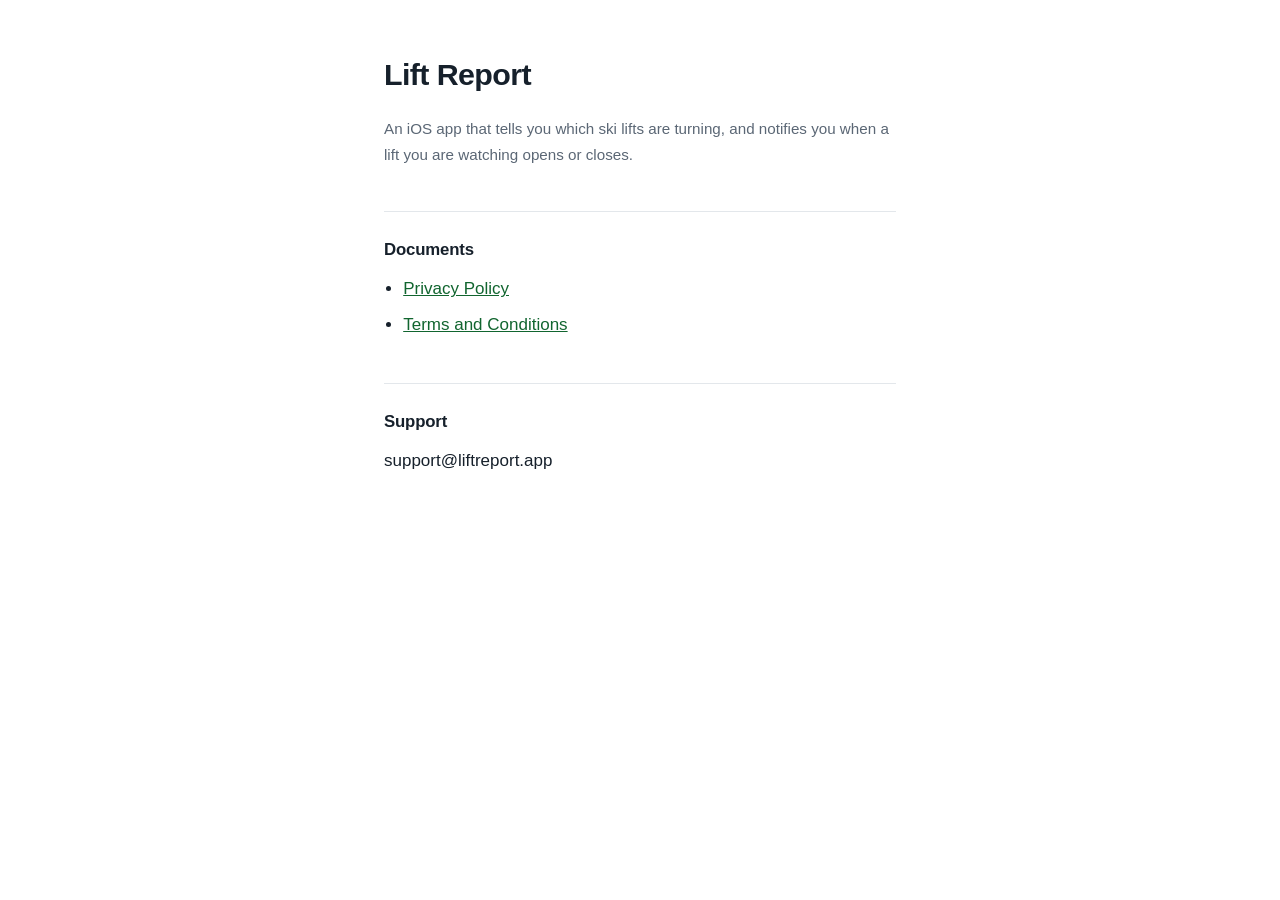
<file: index.html>
<!doctype html>
<html lang="en">
<head>
<meta charset="utf-8">
<meta name="viewport" content="width=device-width, initial-scale=1">
<title>Lift Report</title>
<link rel="stylesheet" href="style.css">
</head>
<body>
<main>
<h1>Lift Report</h1>
<p>An iOS app that tells you which ski lifts are turning, and notifies you when
a lift you are watching opens or closes.</p>
<h2>Documents</h2>
<ul>
<li><a href="privacy.html">Privacy Policy</a></li>
<li><a href="terms.html">Terms and Conditions</a></li>
</ul>
<h2>Support</h2>
<p>support@liftreport.app</p>
</main>
</body>
</html>
</file>
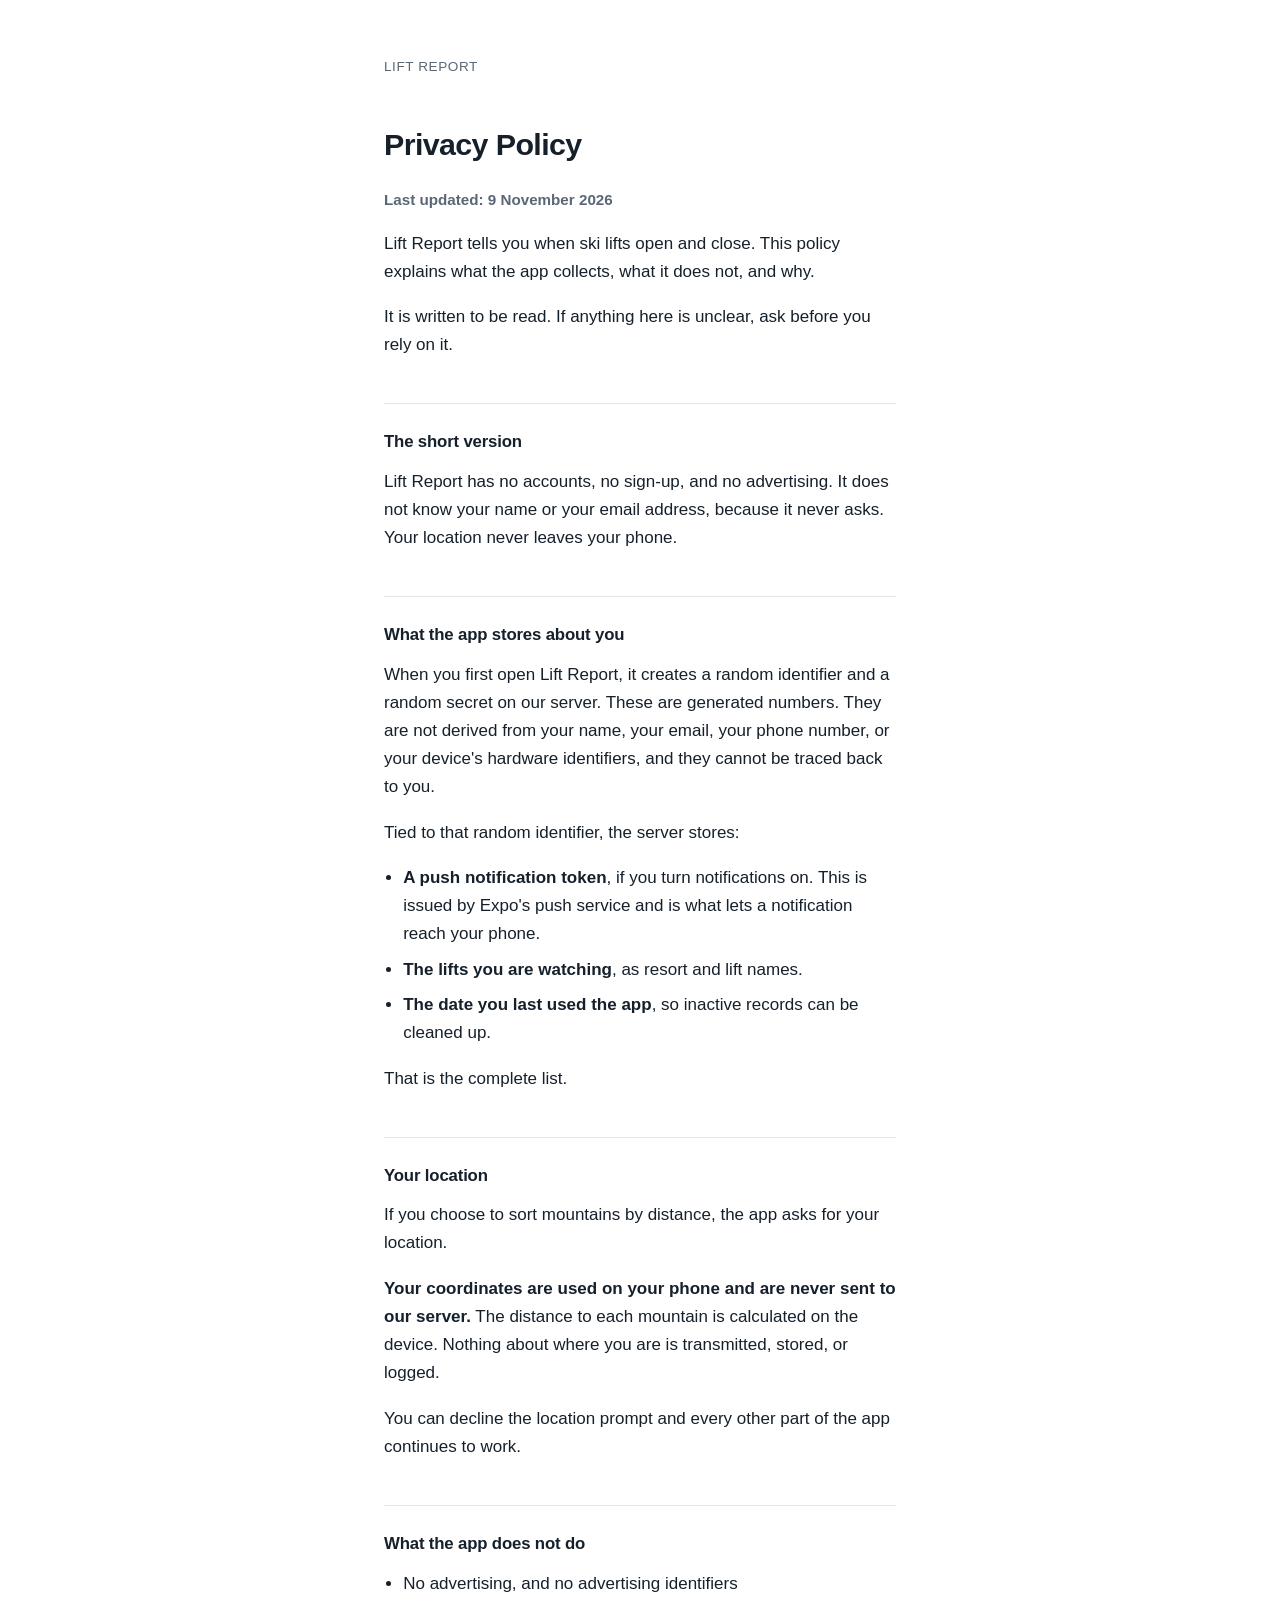
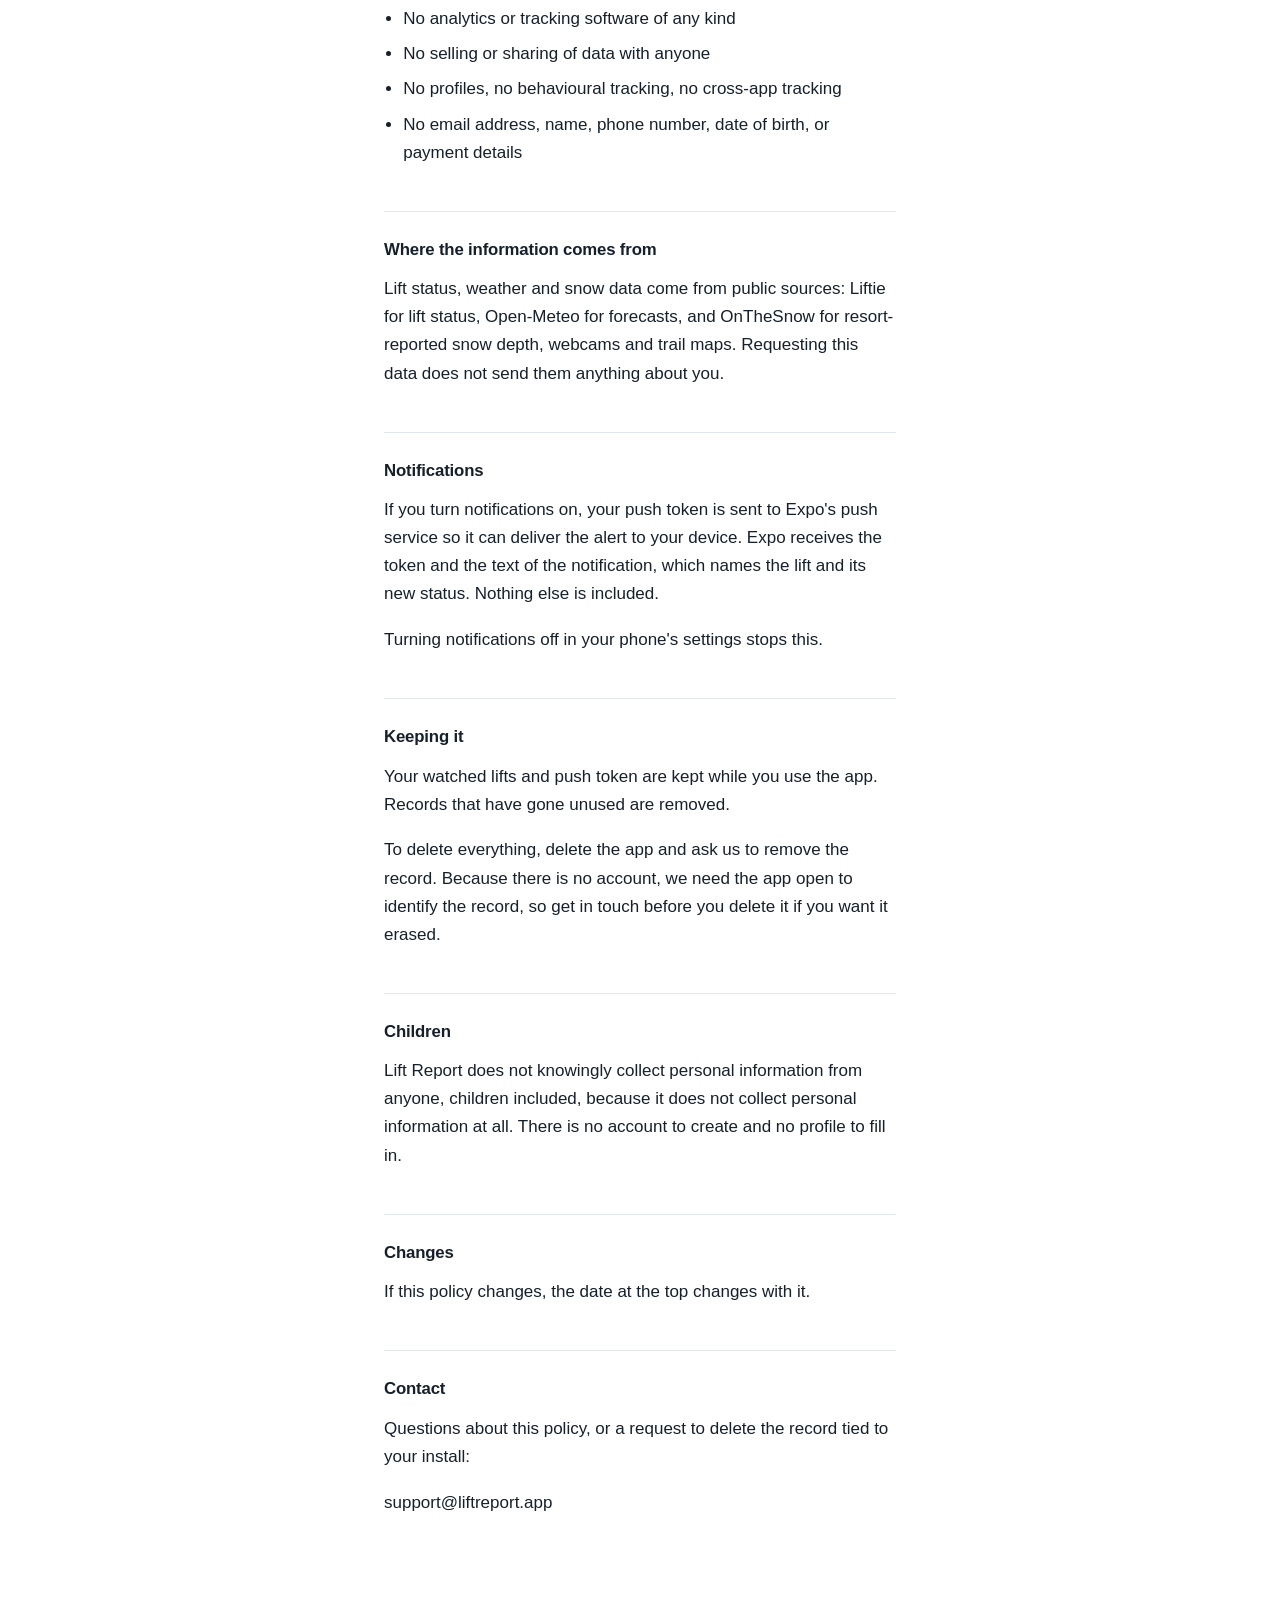
<file: privacy.html>
<!doctype html>
<html lang="en">
<head>
<meta charset="utf-8">
<meta name="viewport" content="width=device-width, initial-scale=1">
<title>Privacy Policy | Lift Report</title>
<link rel="stylesheet" href="style.css">
</head>
<body>
<main>
<p class="back"><a href="./">Lift Report</a></p>
<h1>Privacy Policy</h1>
<p><strong>Last updated: 9 November 2026</strong></p>
<p>Lift Report tells you when ski lifts open and close. This policy explains what the app collects, what it does not, and why.</p>
<p>It is written to be read. If anything here is unclear, ask before you rely on it.</p>
<h2>The short version</h2>
<p>Lift Report has no accounts, no sign-up, and no advertising. It does not know your name or your email address, because it never asks. Your location never leaves your phone.</p>
<h2>What the app stores about you</h2>
<p>When you first open Lift Report, it creates a random identifier and a random secret on our server. These are generated numbers. They are not derived from your name, your email, your phone number, or your device&#x27;s hardware identifiers, and they cannot be traced back to you.</p>
<p>Tied to that random identifier, the server stores:</p>
<ul>
<li><strong>A push notification token</strong>, if you turn notifications on. This is issued by Expo&#x27;s push service and is what lets a notification reach your phone.</li>
<li><strong>The lifts you are watching</strong>, as resort and lift names.</li>
<li><strong>The date you last used the app</strong>, so inactive records can be cleaned up.</li>
</ul>
<p>That is the complete list.</p>
<h2>Your location</h2>
<p>If you choose to sort mountains by distance, the app asks for your location.</p>
<p><strong>Your coordinates are used on your phone and are never sent to our server.</strong> The distance to each mountain is calculated on the device. Nothing about where you are is transmitted, stored, or logged.</p>
<p>You can decline the location prompt and every other part of the app continues to work.</p>
<h2>What the app does not do</h2>
<ul>
<li>No advertising, and no advertising identifiers</li>
<li>No analytics or tracking software of any kind</li>
<li>No selling or sharing of data with anyone</li>
<li>No profiles, no behavioural tracking, no cross-app tracking</li>
<li>No email address, name, phone number, date of birth, or payment details</li>
</ul>
<h2>Where the information comes from</h2>
<p>Lift status, weather and snow data come from public sources: Liftie for lift status, Open-Meteo for forecasts, and OnTheSnow for resort-reported snow depth, webcams and trail maps. Requesting this data does not send them anything about you.</p>
<h2>Notifications</h2>
<p>If you turn notifications on, your push token is sent to Expo&#x27;s push service so it can deliver the alert to your device. Expo receives the token and the text of the notification, which names the lift and its new status. Nothing else is included.</p>
<p>Turning notifications off in your phone&#x27;s settings stops this.</p>
<h2>Keeping it</h2>
<p>Your watched lifts and push token are kept while you use the app. Records that have gone unused are removed.</p>
<p>To delete everything, delete the app and ask us to remove the record. Because there is no account, we need the app open to identify the record, so get in touch before you delete it if you want it erased.</p>
<h2>Children</h2>
<p>Lift Report does not knowingly collect personal information from anyone, children included, because it does not collect personal information at all. There is no account to create and no profile to fill in.</p>
<h2>Changes</h2>
<p>If this policy changes, the date at the top changes with it.</p>
<h2>Contact</h2>
<p>Questions about this policy, or a request to delete the record tied to your install:</p>
<p>support@liftreport.app</p>
</main>
</body>
</html>
</file>
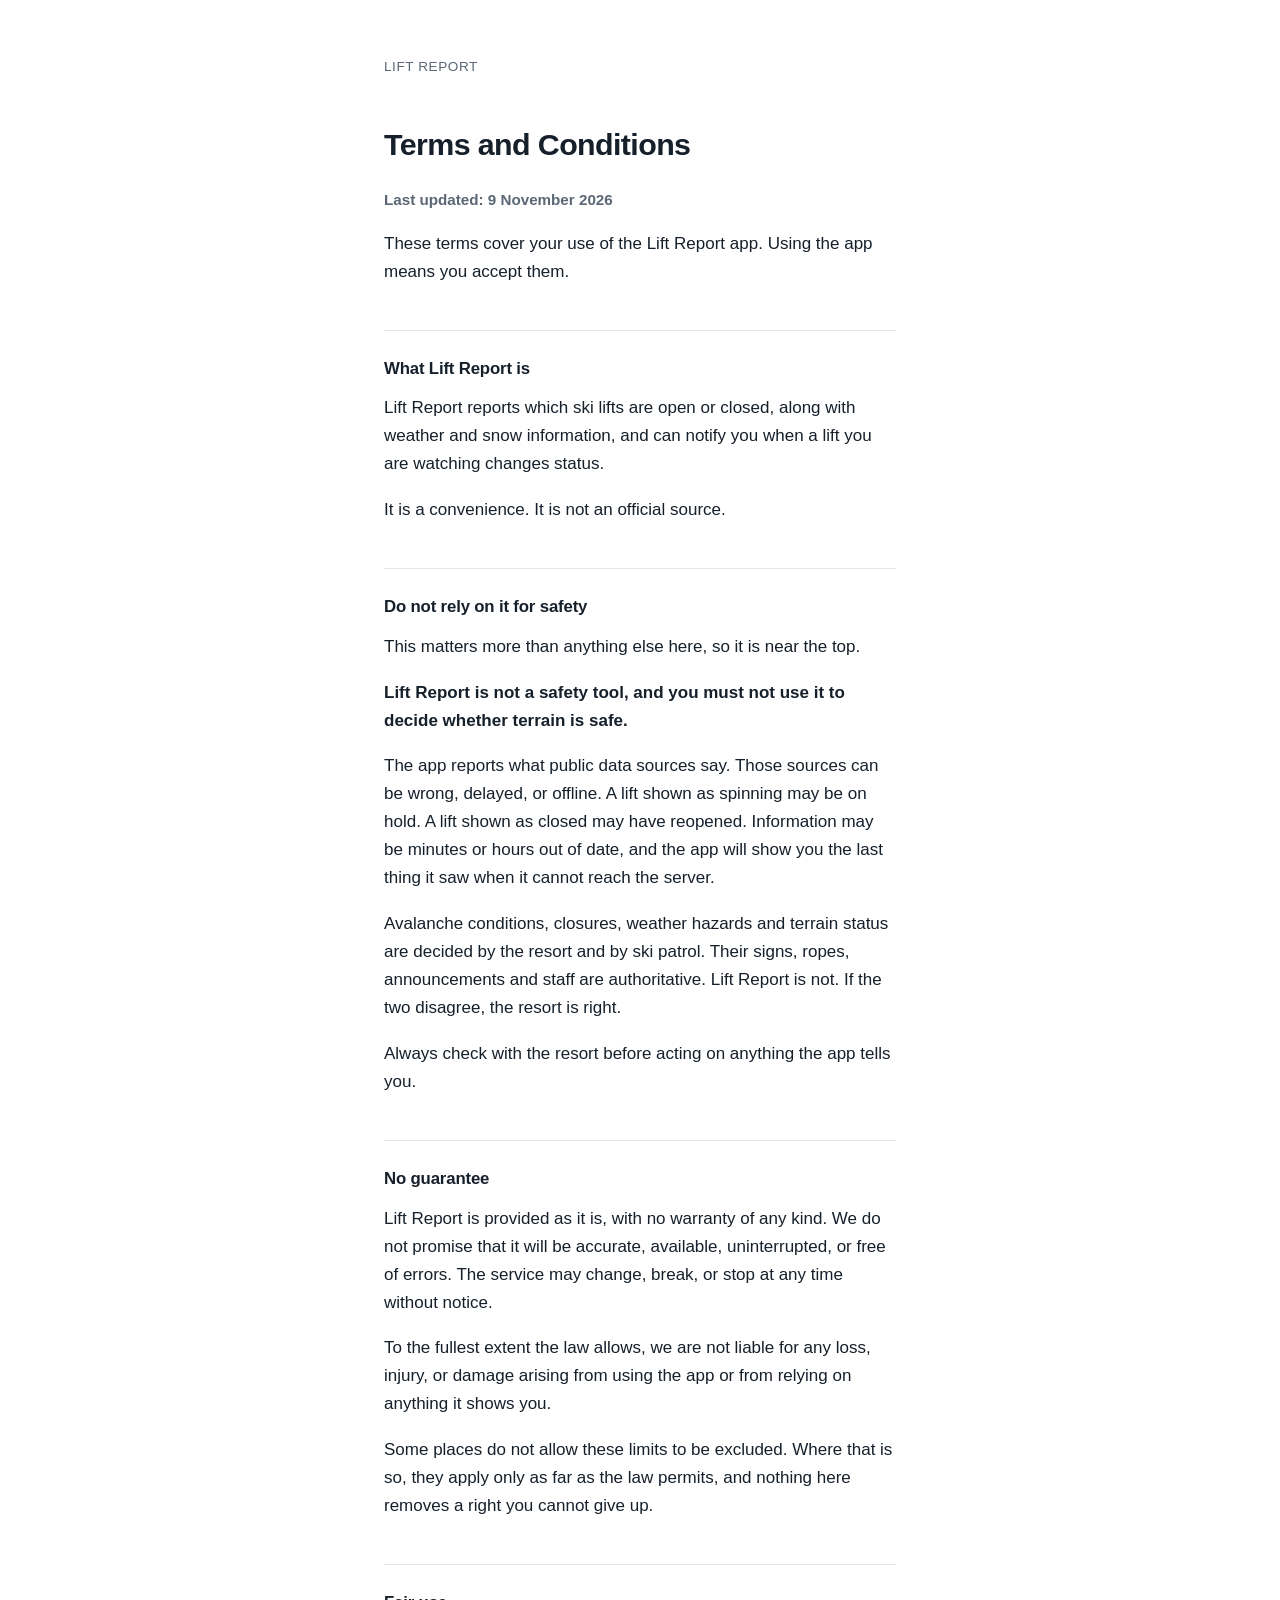
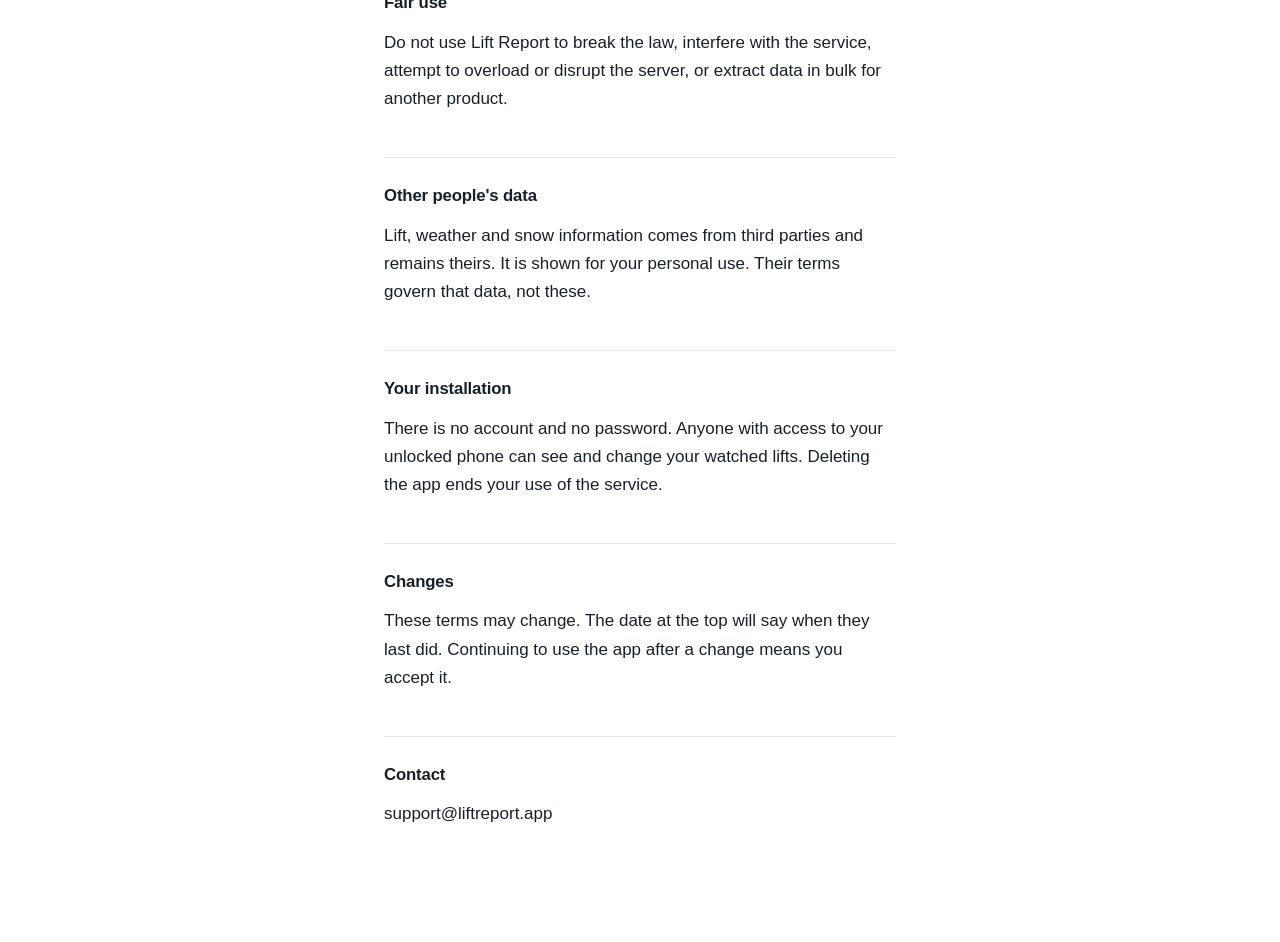
<file: terms.html>
<!doctype html>
<html lang="en">
<head>
<meta charset="utf-8">
<meta name="viewport" content="width=device-width, initial-scale=1">
<title>Terms and Conditions | Lift Report</title>
<link rel="stylesheet" href="style.css">
</head>
<body>
<main>
<p class="back"><a href="./">Lift Report</a></p>
<h1>Terms and Conditions</h1>
<p><strong>Last updated: 9 November 2026</strong></p>
<p>These terms cover your use of the Lift Report app. Using the app means you accept them.</p>
<h2>What Lift Report is</h2>
<p>Lift Report reports which ski lifts are open or closed, along with weather and snow information, and can notify you when a lift you are watching changes status.</p>
<p>It is a convenience. It is not an official source.</p>
<h2>Do not rely on it for safety</h2>
<p>This matters more than anything else here, so it is near the top.</p>
<p><strong>Lift Report is not a safety tool, and you must not use it to decide whether terrain is safe.</strong></p>
<p>The app reports what public data sources say. Those sources can be wrong, delayed, or offline. A lift shown as spinning may be on hold. A lift shown as closed may have reopened. Information may be minutes or hours out of date, and the app will show you the last thing it saw when it cannot reach the server.</p>
<p>Avalanche conditions, closures, weather hazards and terrain status are decided by the resort and by ski patrol. Their signs, ropes, announcements and staff are authoritative. Lift Report is not. If the two disagree, the resort is right.</p>
<p>Always check with the resort before acting on anything the app tells you.</p>
<h2>No guarantee</h2>
<p>Lift Report is provided as it is, with no warranty of any kind. We do not promise that it will be accurate, available, uninterrupted, or free of errors. The service may change, break, or stop at any time without notice.</p>
<p>To the fullest extent the law allows, we are not liable for any loss, injury, or damage arising from using the app or from relying on anything it shows you.</p>
<p>Some places do not allow these limits to be excluded. Where that is so, they apply only as far as the law permits, and nothing here removes a right you cannot give up.</p>
<h2>Fair use</h2>
<p>Do not use Lift Report to break the law, interfere with the service, attempt to overload or disrupt the server, or extract data in bulk for another product.</p>
<h2>Other people&#x27;s data</h2>
<p>Lift, weather and snow information comes from third parties and remains theirs. It is shown for your personal use. Their terms govern that data, not these.</p>
<h2>Your installation</h2>
<p>There is no account and no password. Anyone with access to your unlocked phone can see and change your watched lifts. Deleting the app ends your use of the service.</p>
<h2>Changes</h2>
<p>These terms may change. The date at the top will say when they last did. Continuing to use the app after a change means you accept it.</p>
<h2>Contact</h2>
<p>support@liftreport.app</p>
</main>
</body>
</html>
</file>
<file: style.css>
/* Plain and readable on purpose. These pages exist to be understood, and an
   App Store reviewer should be able to find a clause in five seconds. */

:root {
  --bg: #ffffff;
  --ink: #16202b;
  --soft: #5b6775;
  --rule: #e3e7eb;
  --link: #11652f;
}

@media (prefers-color-scheme: dark) {
  :root {
    --bg: #0e1520;
    --ink: #e7edf3;
    --soft: #94a2b2;
    --rule: #1e2a39;
    --link: #3fd07a;
  }
}

* { box-sizing: border-box; }

body {
  margin: 0;
  background: var(--bg);
  color: var(--ink);
  font: 17px/1.65 -apple-system, BlinkMacSystemFont, "Segoe UI", Helvetica, Arial, sans-serif;
  -webkit-text-size-adjust: 100%;
}

main {
  max-width: 34rem;
  margin: 0 auto;
  padding: 3.5rem 1rem 6rem;
}

.back { margin: 0 0 3rem; font-size: 0.85rem; letter-spacing: 0.04em; text-transform: uppercase; }
.back a { color: var(--soft); text-decoration: none; }
.back a:hover { color: var(--ink); }

h1 { font-size: 1.9rem; line-height: 1.2; letter-spacing: -0.02em; margin: 0 0 1.5rem; }

h2 {
  font-size: 1.05rem;
  letter-spacing: -0.01em;
  margin: 2.75rem 0 0.75rem;
  padding-top: 1.5rem;
  border-top: 1px solid var(--rule);
}

p { margin: 0 0 1.1rem; }
ul { margin: 0 0 1.1rem; padding-left: 1.2rem; }
li { margin-bottom: 0.45rem; }
strong { font-weight: 600; }
a { color: var(--link); }

/* The "last updated" line, which is the first paragraph of each document. */
h1 + p { color: var(--soft); font-size: 0.95rem; }
</file>
